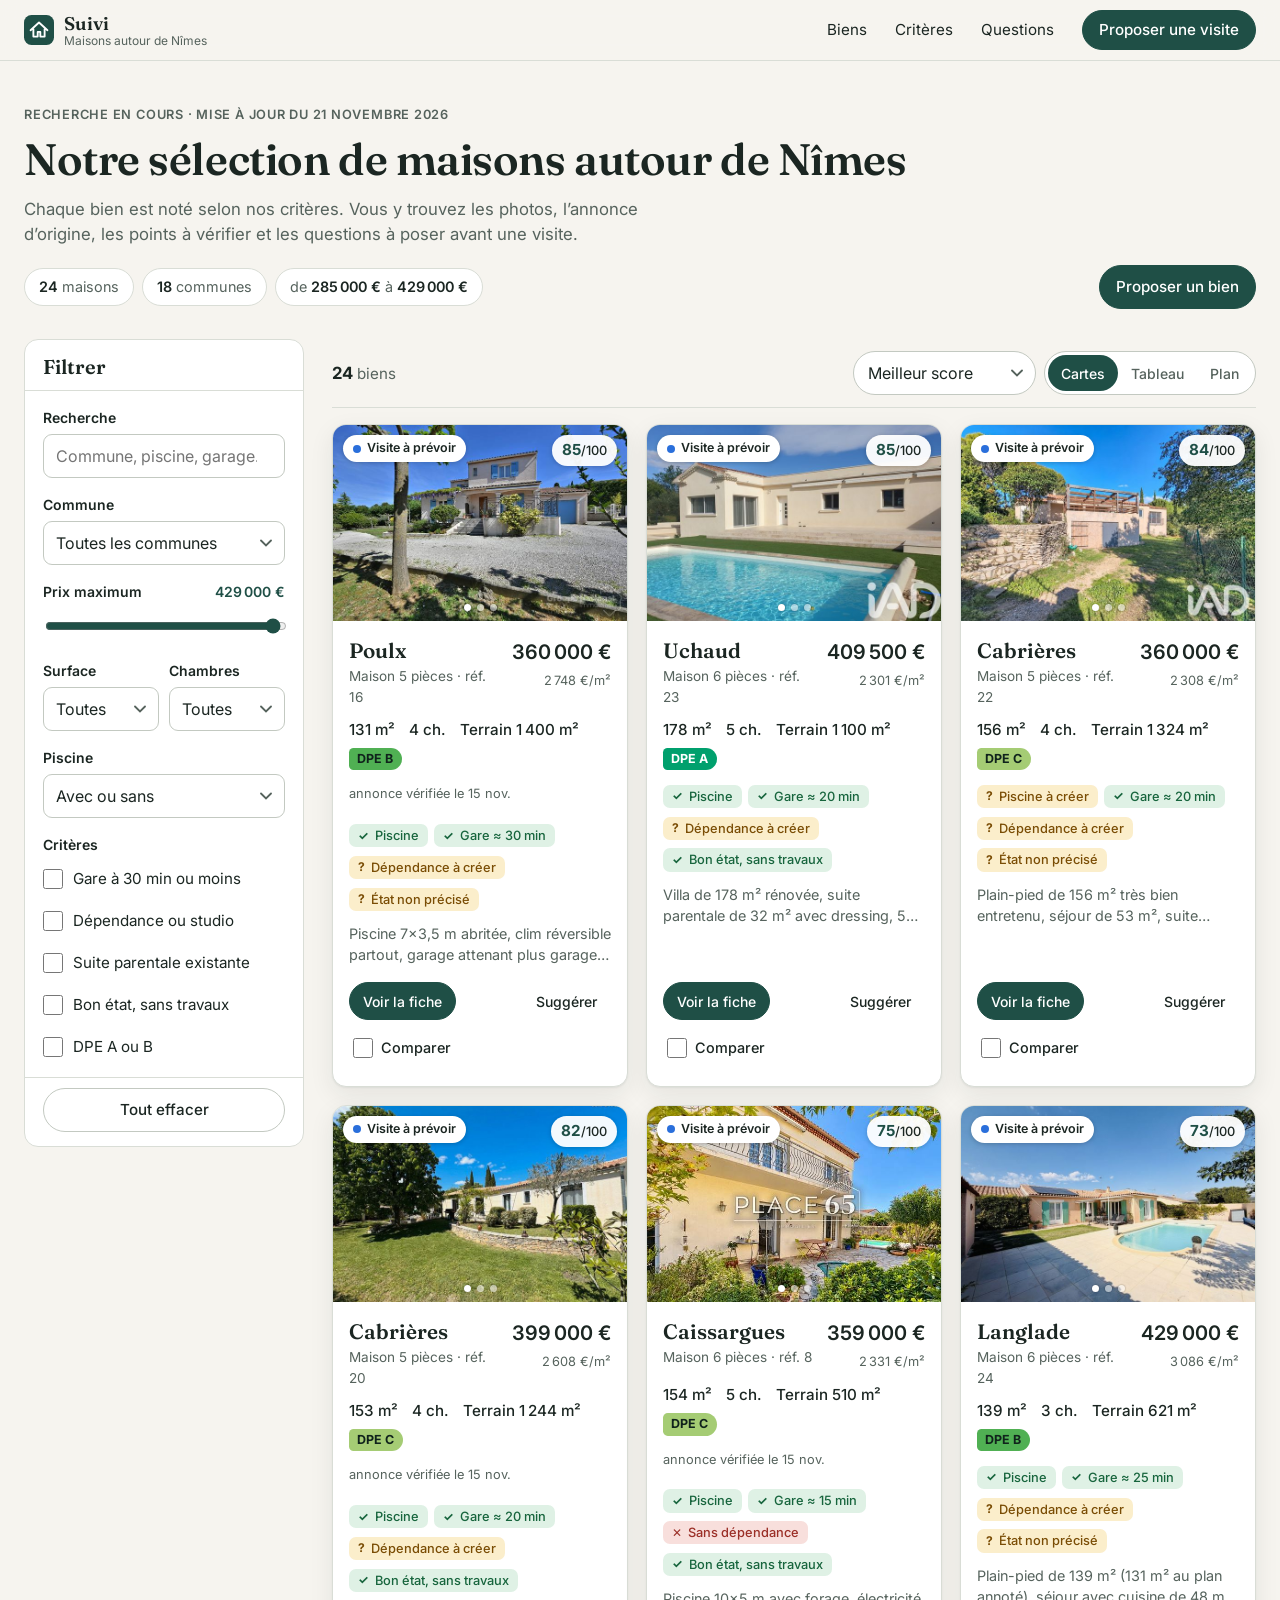
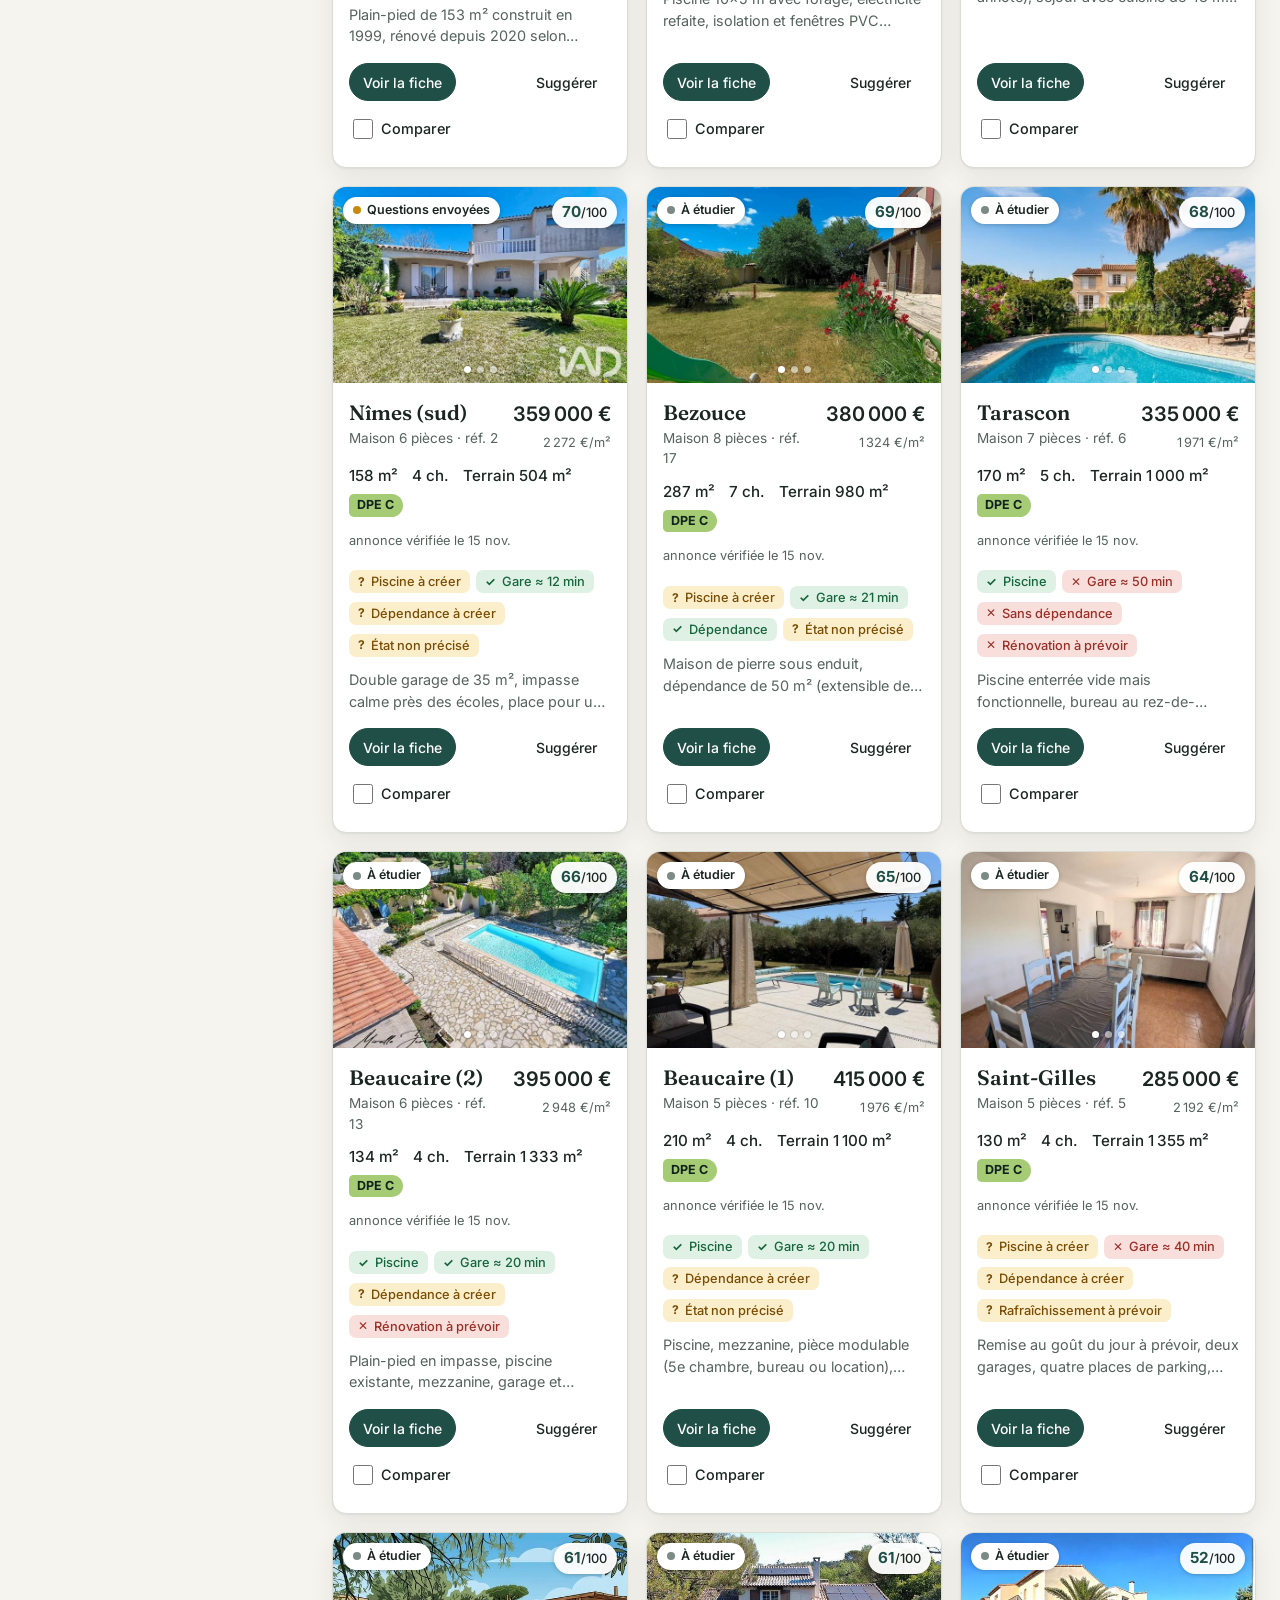
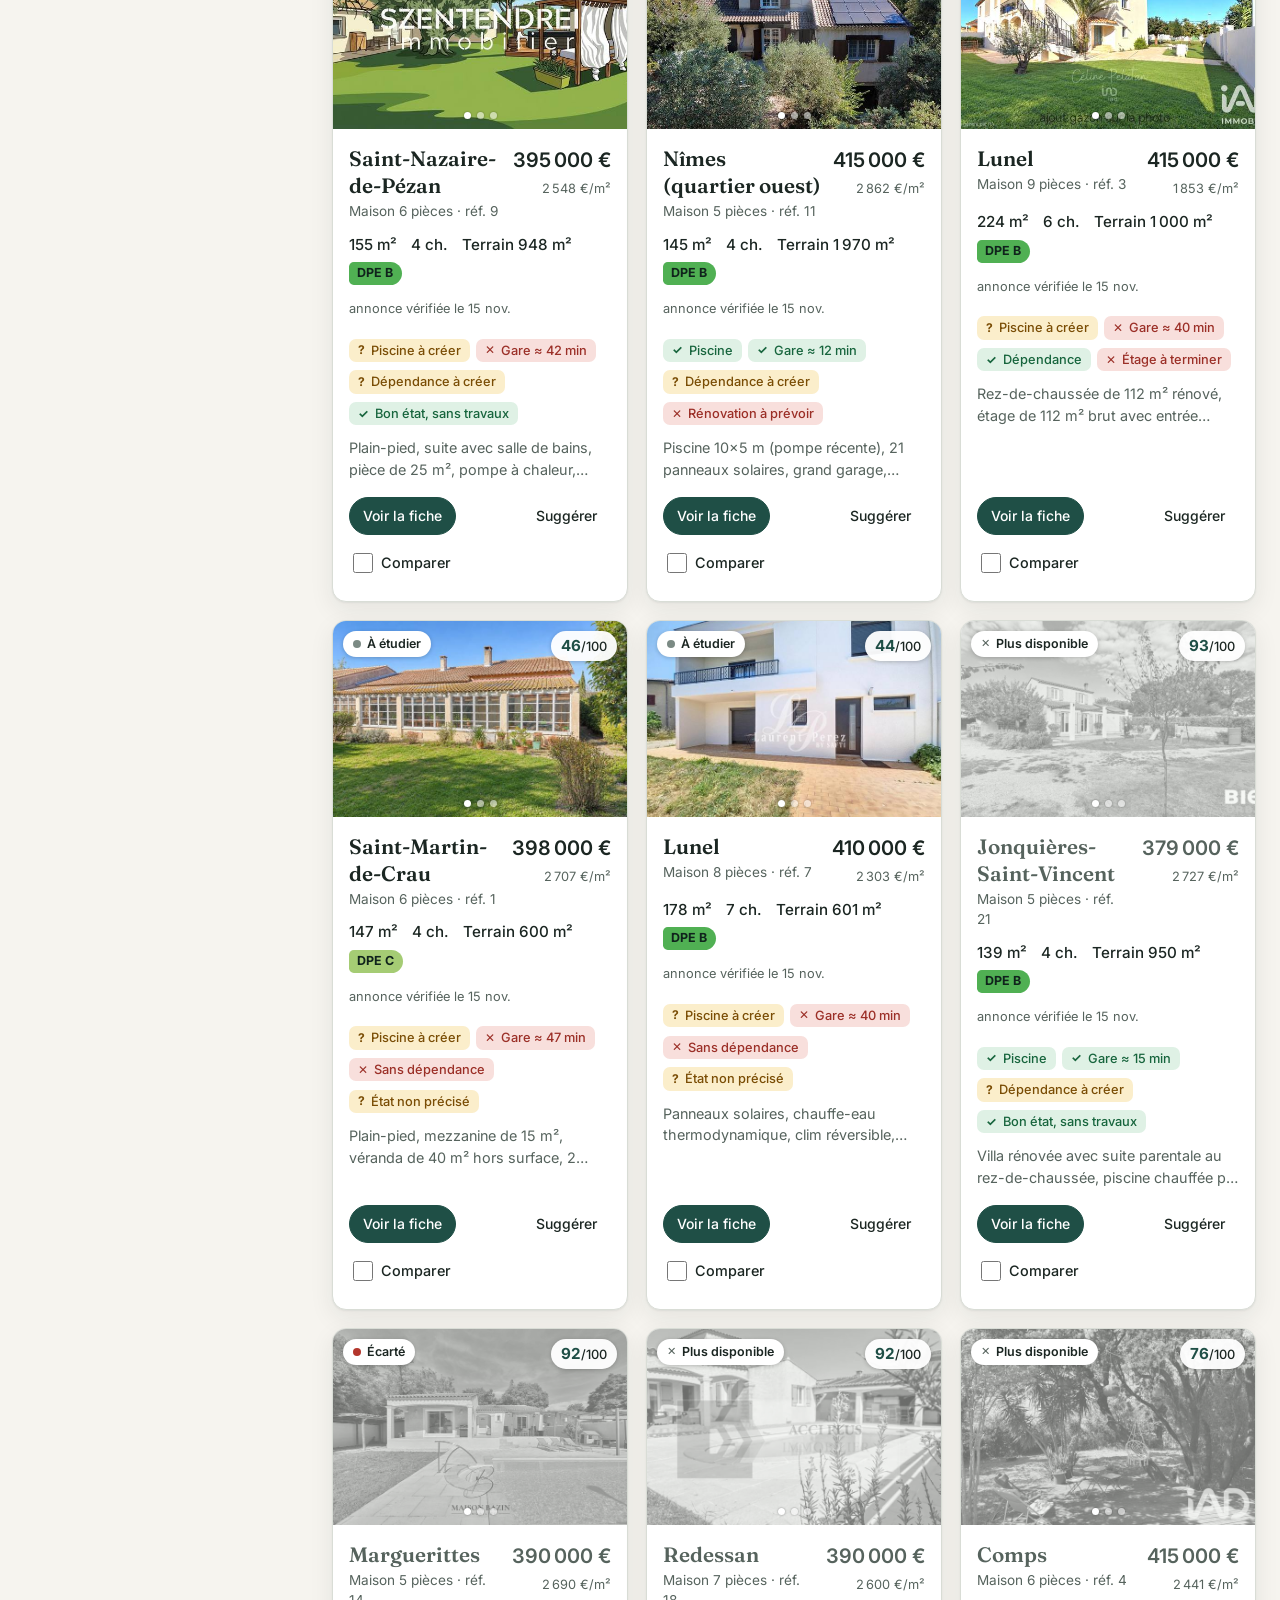
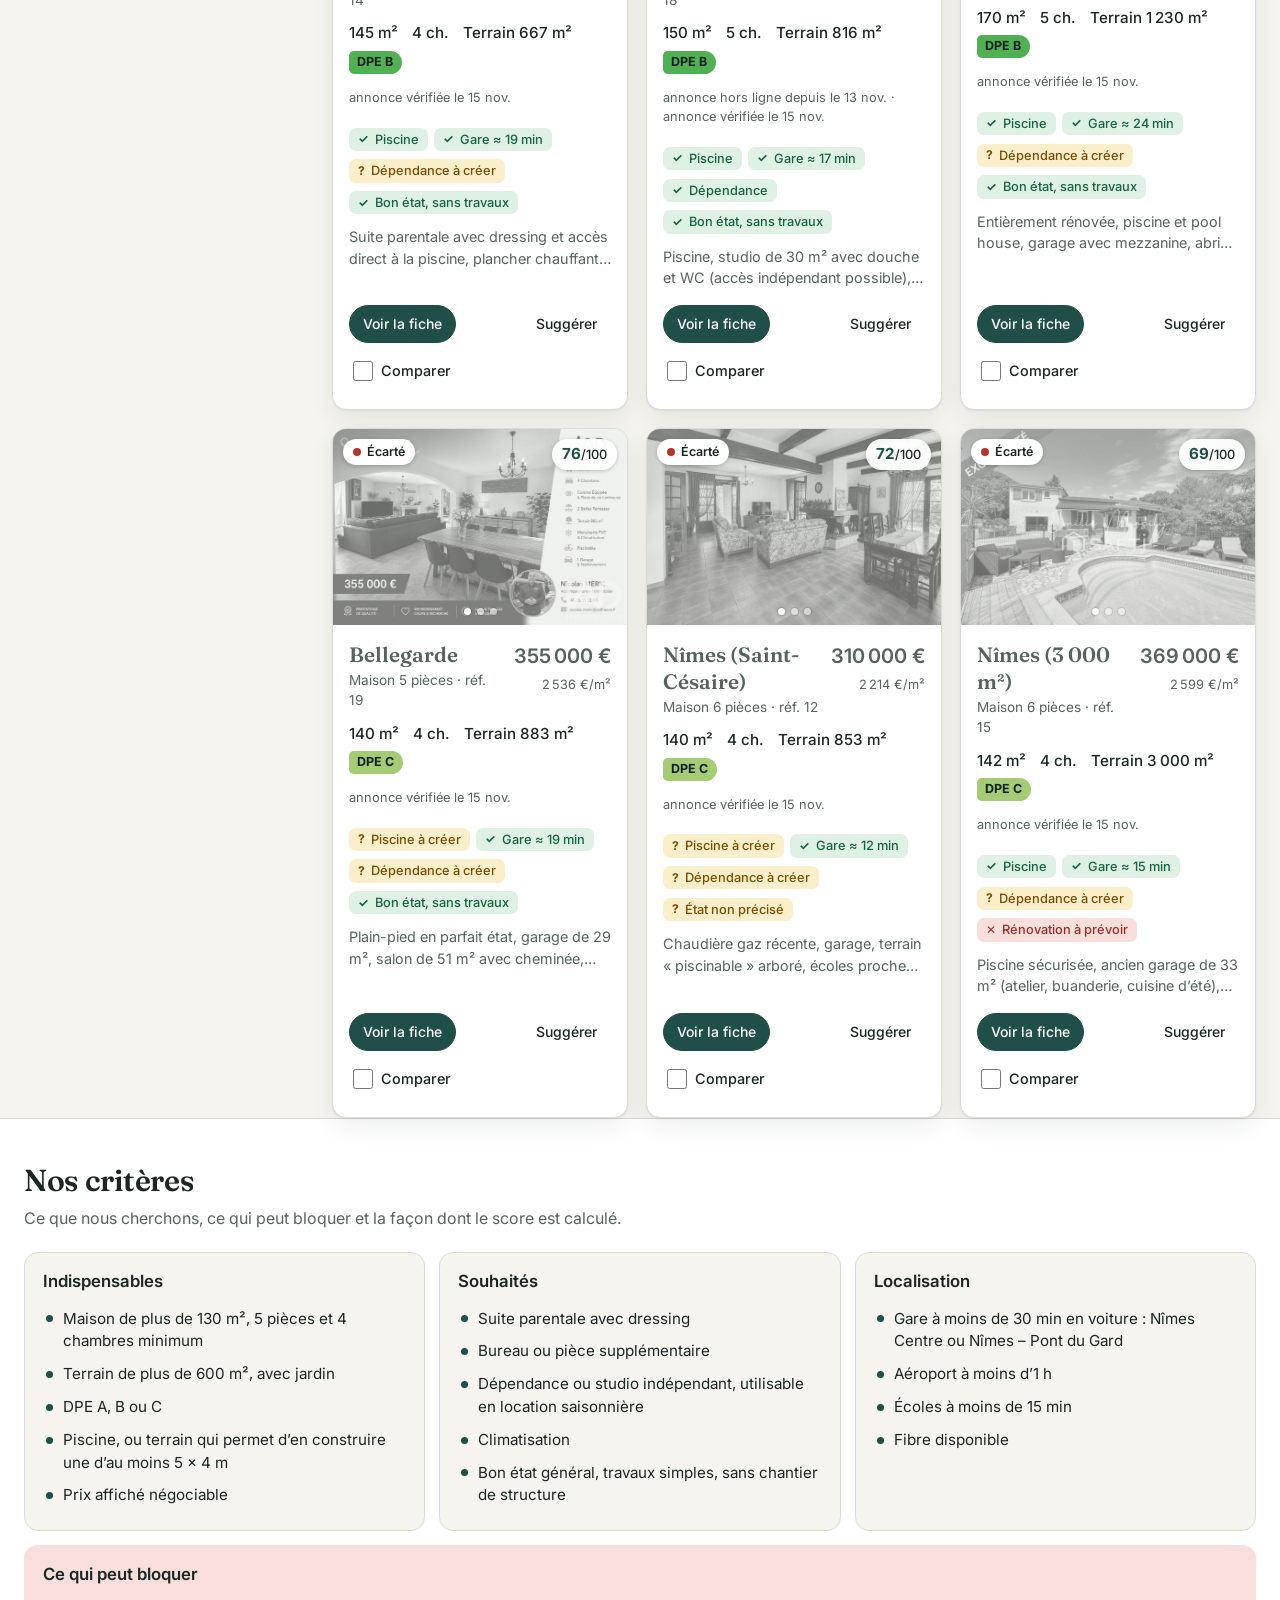
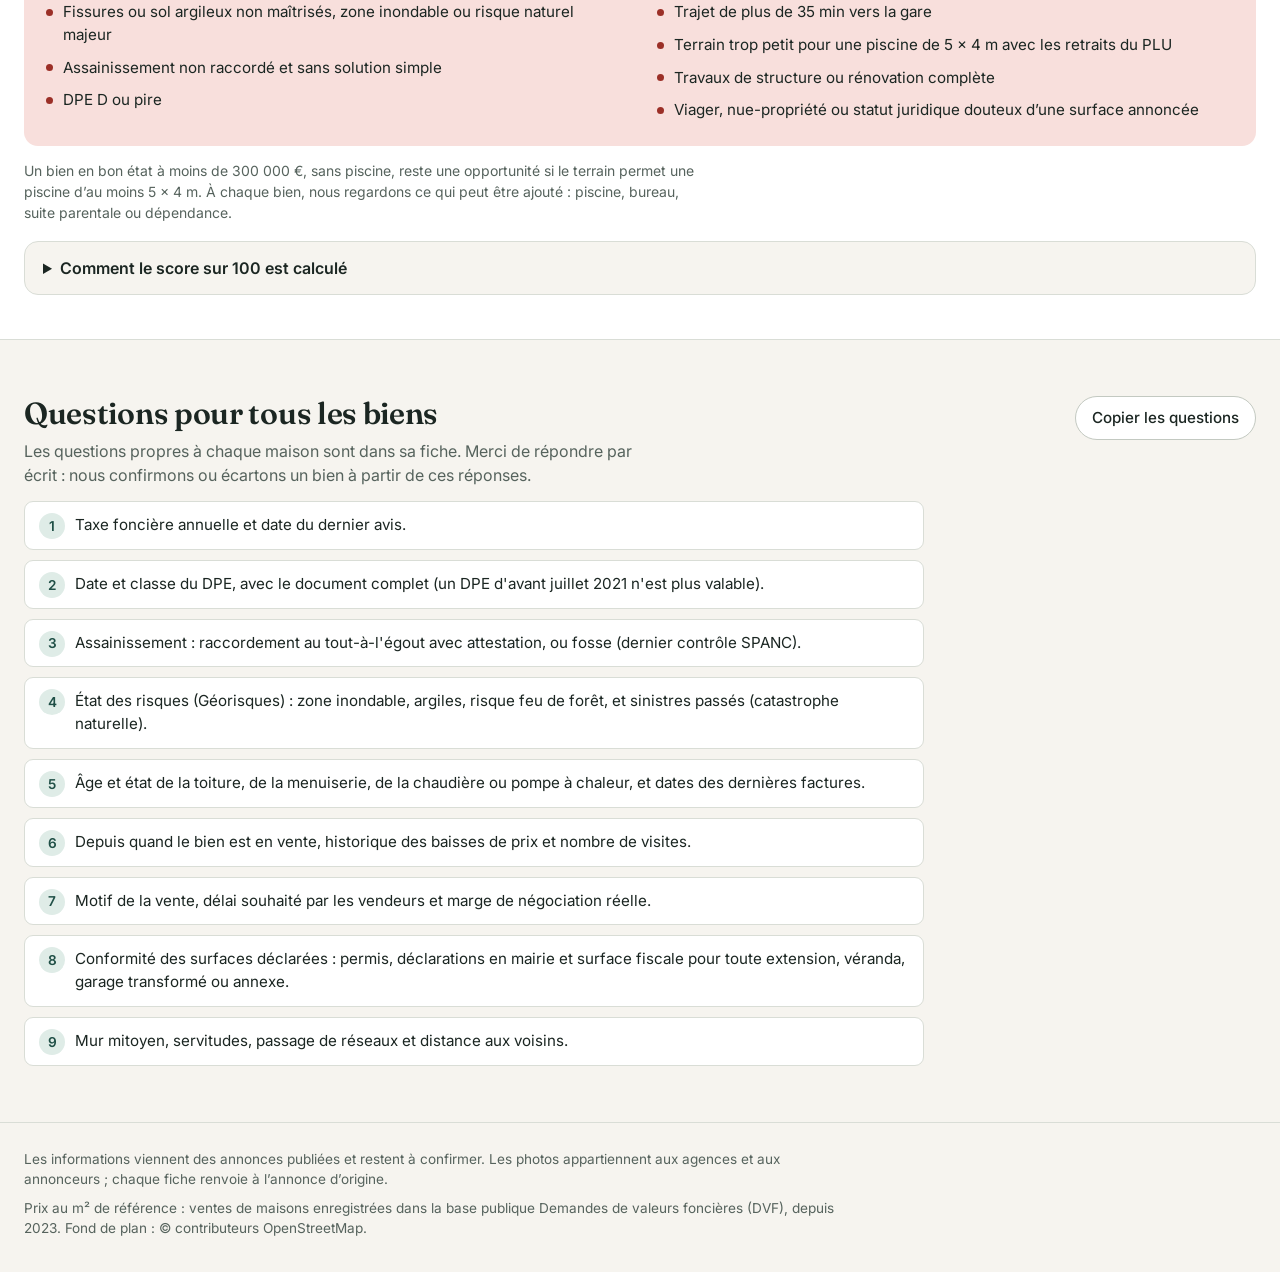
<file: index.html>
<!doctype html>
<html lang="fr">
<head>
<meta charset="utf-8">
<meta name="viewport" content="width=device-width, initial-scale=1, viewport-fit=cover">
<meta name="robots" content="noindex, nofollow, noarchive">
<title>Suivi · Maisons autour de Nîmes</title>
<meta name="description" content="Notre sélection de maisons autour de Nîmes : photos, critères, points à vérifier et questions pour chaque bien.">
<meta property="og:type" content="website">
<meta property="og:locale" content="fr_FR">
<meta property="og:site_name" content="Suivi">
<meta property="og:title" content="Maisons autour de Nîmes · notre sélection">
<meta property="og:description" content="Photos, critères, points à vérifier et questions pour chaque bien.">
<meta property="og:url" content="https://suivi.becheroy.fr/">
<meta property="og:image" content="https://suivi.becheroy.fr/assets/og.png">
<meta property="og:image:width" content="1200">
<meta property="og:image:height" content="630">
<meta name="twitter:card" content="summary_large_image">
<meta name="theme-color" content="#1f4f46">
<link rel="icon" href="assets/favicon.svg" type="image/svg+xml">
<link rel="apple-touch-icon" href="assets/apple-touch-icon.png">
<link rel="preconnect" href="https://fonts.googleapis.com">
<link rel="preconnect" href="https://fonts.gstatic.com" crossorigin>
<link rel="stylesheet" href="https://fonts.googleapis.com/css2?family=Fraunces:opsz,wght@9..144,500;9..144,600&family=Inter:wght@400;500;600&display=swap">
<link rel="stylesheet" href="assets/style.css?v=202611131200">
</head>
<body>
<a class="skip" href="#resultats">Aller à la liste des biens</a>

<header class="top">
  <div class="wrap top-in">
    <a class="brand" href="#" aria-label="Suivi, retour en haut de page">
      <svg viewBox="0 0 32 32" width="30" height="30" aria-hidden="true"><rect width="32" height="32" rx="8" fill="currentColor"/><path d="M7 16.2 16 8l9 8.2M10 14.6V23h4.6v-5h2.8v5H22v-8.4" fill="none" stroke="#fff" stroke-width="2" stroke-linecap="round" stroke-linejoin="round"/></svg>
      <span><b>Suivi</b><small>Maisons autour de Nîmes</small></span>
    </a>
    <nav class="nav" aria-label="Sections">
      <a href="#biens">Biens</a>
      <a href="#criteres">Critères</a>
      <a href="#questions">Questions</a>
    </nav>
    <a class="btn primary" id="contact" hidden>Proposer une visite</a>
  </div>
</header>

<main>
<section class="hero">
  <div class="wrap">
    <p class="eyebrow">Recherche en cours · mise à jour du <span id="maj"></span></p>
    <h1>Notre sélection de maisons autour de Nîmes</h1>
    <p class="lead">Chaque bien est noté selon nos critères. Vous y trouvez les photos, l’annonce d’origine, les points à vérifier et les questions à poser avant une visite.</p>
    <div class="hero-row">
      <ul class="stats" id="stats" aria-label="La sélection en chiffres"></ul>
      <button type="button" class="btn primary" id="prop-open" hidden aria-haspopup="dialog">Proposer un bien</button>
    </div>
  </div>
</section>

<section id="biens" class="wrap layout" aria-labelledby="biens-t">
  <h2 id="biens-t" class="vh">Les biens</h2>

  <div class="filters" id="filters" role="search" aria-label="Filtrer les biens">
    <div class="f-head">
      <h3>Filtrer</h3>
      <button type="button" class="btn ghost small" id="f-close" aria-label="Fermer les filtres">Fermer</button>
    </div>
    <form id="fform" class="f-body" onsubmit="return false">
      <label class="fld">Recherche
        <input type="search" id="f-q" placeholder="Commune, piscine, garage…" autocomplete="off">
      </label>
      <label class="fld">Commune
        <select id="f-commune"></select>
      </label>
      <label class="fld"><span class="fld-top">Prix maximum <output id="f-pmaxv" for="f-pmax"></output></span>
        <input type="range" id="f-pmax" step="5000">
      </label>
      <div class="fld-row">
        <label class="fld">Surface
          <select id="f-m2"><option value="0">Toutes</option><option value="140">140 m² et +</option><option value="150">150 m² et +</option><option value="170">170 m² et +</option><option value="200">200 m² et +</option></select>
        </label>
        <label class="fld">Chambres
          <select id="f-ch"><option value="0">Toutes</option><option value="5">5 et +</option><option value="6">6 et +</option></select>
        </label>
      </div>
      <label class="fld">Piscine
        <select id="f-pool"><option value="all">Avec ou sans</option><option value="yes">Déjà en place</option><option value="create">À créer, terrain suffisant</option></select>
      </label>
      <fieldset class="checks">
        <legend>Critères</legend>
        <label><input type="checkbox" data-t="gare"><span>Gare à 30 min ou moins</span></label>
        <label><input type="checkbox" data-t="dep"><span>Dépendance ou studio</span></label>
        <label><input type="checkbox" data-t="suite"><span>Suite parentale existante</span></label>
        <label><input type="checkbox" data-t="etat"><span>Bon état, sans travaux</span></label>
        <label><input type="checkbox" data-t="dpe"><span>DPE A ou B</span></label>
        <label><input type="checkbox" data-t="terrain"><span>Terrain de 600 m² ou plus</span></label>
      </fieldset>
      <label class="fld">Suivi
        <select id="f-statut"></select>
      </label>
    </form>
    <div class="f-foot">
      <button type="button" class="btn ghost" id="f-reset">Tout effacer</button>
      <button type="button" class="btn primary" id="f-apply">Voir les biens</button>
    </div>
  </div>
  <div class="scrim" id="scrim" hidden></div>

  <div class="results" id="resultats" tabindex="-1">
    <div class="rbar">
      <p class="count" id="count" aria-live="polite"></p>
      <div class="rbar-tools">
        <button type="button" class="btn" id="f-open" aria-haspopup="dialog" aria-controls="filters">
          <svg viewBox="0 0 20 20" width="16" height="16" aria-hidden="true"><path d="M3 5h14M6 10h8M8.5 15h3" stroke="currentColor" stroke-width="1.8" stroke-linecap="round" fill="none"/></svg>
          Filtrer<span class="badge" id="f-count" hidden></span>
        </button>
        <label class="sort"><span class="vh">Trier par</span>
          <select id="sort">
            <option value="score">Meilleur score</option>
            <option value="priceAsc">Prix croissant</option>
            <option value="priceDesc">Prix décroissant</option>
            <option value="ppm">Prix au m²</option>
            <option value="m2">Surface habitable</option>
            <option value="land">Terrain</option>
            <option value="gare">Trajet vers la gare</option>
          </select>
        </label>
        <div class="seg" role="group" aria-label="Affichage">
          <button type="button" data-view="cards" aria-pressed="true">Cartes</button>
          <button type="button" data-view="table" aria-pressed="false">Tableau</button>
          <button type="button" data-view="map" aria-pressed="false">Plan</button>
        </div>
      </div>
    </div>
    <ul class="active" id="active" aria-label="Filtres actifs"></ul>
    <div id="out"></div>
  </div>
</section>

<section id="criteres" class="band" aria-labelledby="criteres-t">
  <div class="wrap">
    <h2 id="criteres-t">Nos critères</h2>
    <p class="lead small">Ce que nous cherchons, ce qui peut bloquer et la façon dont le score est calculé.</p>
    <div class="grid3">
      <div class="panel"><h3>Indispensables</h3><ul>
        <li>Maison de plus de 130 m², 5 pièces et 4 chambres minimum</li>
        <li>Terrain de plus de 600 m², avec jardin</li>
        <li>DPE A, B ou C</li>
        <li>Piscine, ou terrain qui permet d’en construire une d’au moins 5 × 4 m</li>
        <li>Prix affiché négociable</li>
      </ul></div>
      <div class="panel"><h3>Souhaités</h3><ul>
        <li>Suite parentale avec dressing</li>
        <li>Bureau ou pièce supplémentaire</li>
        <li>Dépendance ou studio indépendant, utilisable en location saisonnière</li>
        <li>Climatisation</li>
        <li>Bon état général, travaux simples, sans chantier de structure</li>
      </ul></div>
      <div class="panel"><h3>Localisation</h3><ul>
        <li>Gare à moins de 30 min en voiture : Nîmes Centre ou Nîmes – Pont du Gard</li>
        <li>Aéroport à moins d’1 h</li>
        <li>Écoles à moins de 15 min</li>
        <li>Fibre disponible</li>
      </ul></div>
    </div>
    <div class="panel warn"><h3>Ce qui peut bloquer</h3><ul class="cols">
      <li>Fissures ou sol argileux non maîtrisés, zone inondable ou risque naturel majeur</li>
      <li>Assainissement non raccordé et sans solution simple</li>
      <li>DPE D ou pire</li>
      <li>Trajet de plus de 35 min vers la gare</li>
      <li>Terrain trop petit pour une piscine de 5 × 4 m avec les retraits du PLU</li>
      <li>Travaux de structure ou rénovation complète</li>
      <li>Viager, nue-propriété ou statut juridique douteux d’une surface annoncée</li>
    </ul></div>
    <p class="note">Un bien en bon état à moins de 300 000 €, sans piscine, reste une opportunité si le terrain permet une piscine d’au moins 5 × 4 m. À chaque bien, nous regardons ce qui peut être ajouté : piscine, bureau, suite parentale ou dépendance.</p>
    <details class="fold">
      <summary>Comment le score sur 100 est calculé</summary>
      <div class="foldbody">
        <ul class="weights" id="weights"></ul>
        <ul class="legend">
          <li><span class="chip ok"><span class="sym" aria-hidden="true">✓</span>Présent dans l’annonce</span></li>
          <li><span class="chip chk"><span class="sym" aria-hidden="true">?</span>À vérifier ou à créer</span></li>
          <li><span class="chip no"><span class="sym" aria-hidden="true">✕</span>Absent de l’annonce</span></li>
        </ul>
        <p class="note">Un critère à vérifier compte pour une partie des points, un critère à créer pour moitié. Les temps de trajet sont des estimations depuis le centre de la commune, parfois prudentes. Les données viennent des annonces : tout reste à confirmer par écrit.</p>
      </div>
    </details>
  </div>
</section>

<section id="questions" class="wrap sec" aria-labelledby="questions-t">
  <div class="sec-head">
    <div>
      <h2 id="questions-t">Questions pour tous les biens</h2>
      <p class="lead small">Les questions propres à chaque maison sont dans sa fiche. Merci de répondre par écrit : nous confirmons ou écartons un bien à partir de ces réponses.</p>
    </div>
    <button type="button" class="btn" id="copy-general">Copier les questions</button>
  </div>
  <ol class="gq" id="general"></ol>
</section>
</main>

<footer class="foot">
  <div class="wrap">
    <p>Les informations viennent des annonces publiées et restent à confirmer. Les photos appartiennent aux agences et aux annonceurs ; chaque fiche renvoie à l’annonce d’origine.</p>
    <p>Prix au m² de référence : ventes de maisons enregistrées dans la base publique Demandes de valeurs foncières (DVF), depuis 2023. Fond de plan : © contributeurs OpenStreetMap.</p>
  </div>
</footer>

<div class="cbar" id="cbar" hidden>
  <div class="wrap cbar-in">
    <div class="cbar-sel" id="cbar-sel"></div>
    <div class="cbar-act">
      <button type="button" class="btn ghost small" id="c-clear">Vider</button>
      <button type="button" class="btn small" id="c-send">Préparer un e-mail</button>
      <button type="button" class="btn small" id="c-print">Imprimer</button>
      <button type="button" class="btn primary" id="c-go">Comparer</button>
    </div>
  </div>
</div>

<dialog id="dlg-fiche" class="dlg fiche" aria-labelledby="fiche-t"></dialog>
<dialog id="dlg-cmp" class="dlg wide" aria-labelledby="cmp-t"></dialog>
<dialog id="dlg-send" class="dlg narrow" aria-labelledby="send-t"></dialog>
<dialog id="dlg-prop" class="dlg narrow" aria-labelledby="prop-t"></dialog>
<dialog id="dlg-box" class="box" aria-label="Photo en plein écran"></dialog>
<div id="print" aria-hidden="true"></div>
<div class="toast" id="toast" role="status" hidden></div>

<script src="assets/data.js?v=202611131200"></script>
<script src="assets/app.js?v=202611131200"></script>
</body>
</html>
</file>
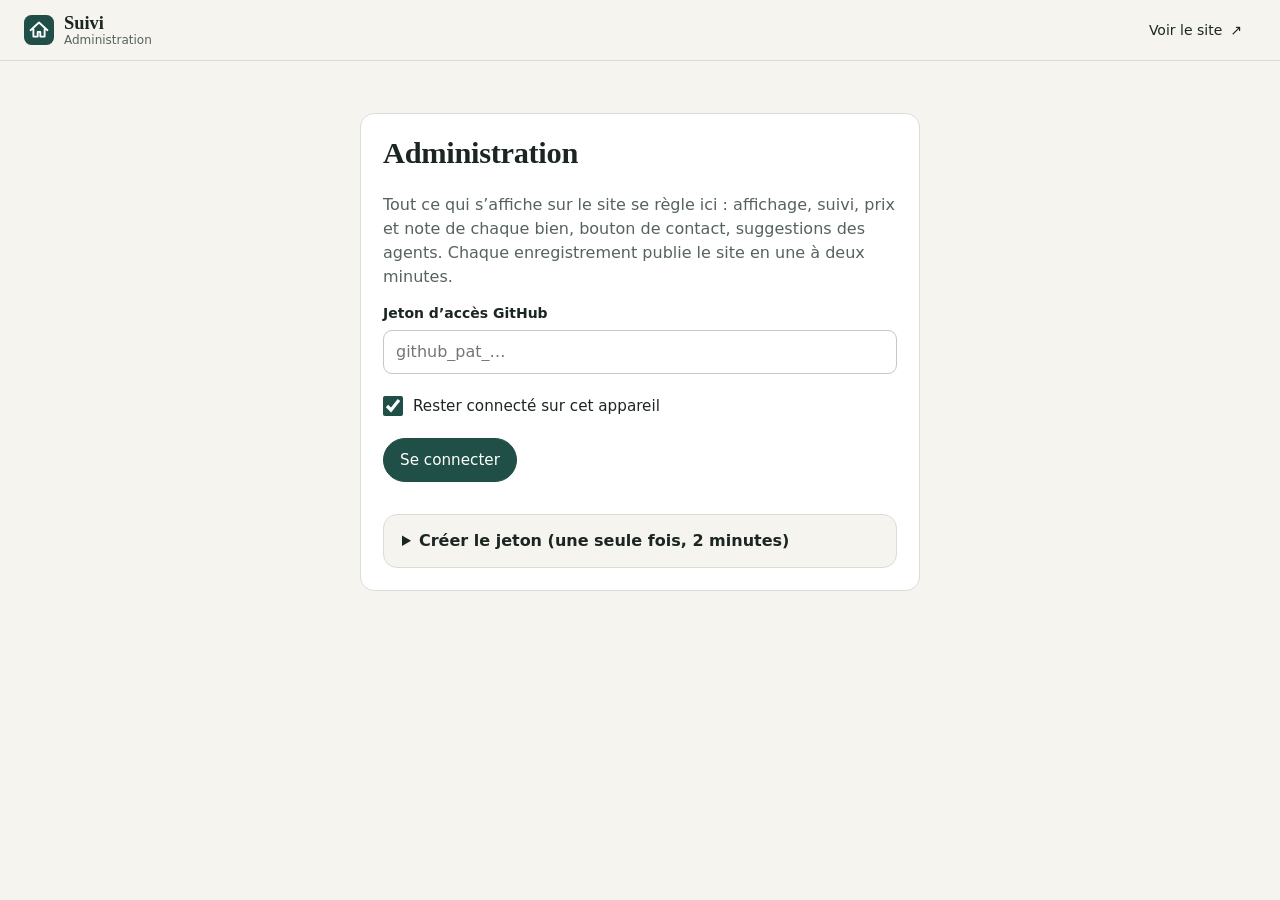
<file: admin/index.html>
<!doctype html>
<html lang="fr">
<head>
<meta charset="utf-8">
<meta name="viewport" content="width=device-width, initial-scale=1, viewport-fit=cover">
<meta name="robots" content="noindex, nofollow, noarchive">
<meta name="referrer" content="no-referrer">
<meta http-equiv="Content-Security-Policy" content="default-src 'self'; script-src 'self'; connect-src 'self' https://api.github.com https://script.google.com https://script.googleusercontent.com; style-src 'self' https://fonts.googleapis.com; font-src https://fonts.gstatic.com; img-src 'self' data:; base-uri 'none'; form-action 'none'">
<title>Suivi · Administration</title>
<meta name="theme-color" content="#1f4f46">
<link rel="icon" href="../assets/favicon.svg" type="image/svg+xml">
<link rel="preconnect" href="https://fonts.googleapis.com">
<link rel="preconnect" href="https://fonts.gstatic.com" crossorigin>
<link rel="stylesheet" href="https://fonts.googleapis.com/css2?family=Fraunces:opsz,wght@9..144,500;9..144,600&family=Inter:wght@400;500;600&display=swap">
<link rel="stylesheet" href="../assets/style.css?v=202611131200">
<link rel="stylesheet" href="../assets/admin.css?v=202611131200">
</head>
<body class="admin">
<header class="top">
  <div class="wrap top-in">
    <a class="brand" href="../" aria-label="Suivi, retour au site">
      <svg viewBox="0 0 32 32" width="30" height="30" aria-hidden="true"><rect width="32" height="32" rx="8" fill="currentColor"/><path d="M7 16.2 16 8l9 8.200M10 14.600V23h4.600v-5h2.800v5H22v-8.400" fill="none" stroke="#fff" stroke-width="2" stroke-linecap="round" stroke-linejoin="round"/></svg>
      <span><b>Suivi</b><small>Administration</small></span>
    </a>
    <a class="btn ghost small" href="../" target="_blank" rel="noopener">Voir le site <span aria-hidden="true">↗</span></a>
    <button type="button" class="btn small" id="logout" hidden>Se déconnecter</button>
  </div>
</header>

<main class="wrap a-main">
  <section id="login" class="a-card" hidden>
    <h1>Administration</h1>
    <p class="lead small">Tout ce qui s’affiche sur le site se règle ici : affichage, suivi, prix et note de chaque bien, bouton de contact, suggestions des agents. Chaque enregistrement publie le site en une à deux minutes.</p>
    <form id="login-form" class="a-form">
      <label class="fld" for="token">Jeton d’accès GitHub
        <input type="password" id="token" autocomplete="off" spellcheck="false" placeholder="github_pat_…" required>
      </label>
      <label class="optline"><input type="checkbox" id="remember" checked><span>Rester connecté sur cet appareil</span></label>
      <p class="a-err" id="login-err" role="alert" hidden></p>
      <button type="submit" class="btn primary" id="login-go">Se connecter</button>
    </form>
    <details class="fold">
      <summary>Créer le jeton (une seule fois, 2 minutes)</summary>
      <div class="foldbody">
        <ol class="qlist">
          <li>Connectez-vous à GitHub avec le compte propriétaire du dépôt <b>TheNathorus/suivi</b>.</li>
          <li>Ouvrez <b>Settings</b>, <b>Developer settings</b>, <b>Personal access tokens</b>, <b>Fine-grained tokens</b>, puis <b>Generate new token</b>.</li>
          <li>Nom : « Suivi admin ». Expiration : celle que vous voulez (un an au plus).</li>
          <li><b>Repository access</b> : « Only select repositories », puis choisissez <b>suivi</b>.</li>
          <li><b>Permissions</b>, <b>Repository permissions</b>, <b>Contents</b> : « Read and write ». Rien d’autre.</li>
          <li>Générez le jeton, copiez-le et collez-le ci-dessus.</li>
        </ol>
        <p class="note">Le jeton reste dans ce navigateur et n’est envoyé qu’à GitHub. Sans lui, personne ne peut modifier le site depuis cette page. Vous pouvez le révoquer à tout moment dans GitHub.</p>
      </div>
    </details>
  </section>

  <div id="app" hidden>
    <div class="a-head">
      <div>
        <h1>Biens publiés</h1>
        <p class="lead small" id="a-sum"></p>
      </div>
      <div class="a-tools">
        <label class="vh" for="a-q">Rechercher un bien</label>
        <input type="search" id="a-q" placeholder="Rechercher un bien" autocomplete="off">
      </div>
    </div>
    <section class="a-card" id="a-prop" aria-labelledby="prop-t" hidden>
      <h2 id="prop-t">Biens à ajouter</h2>
      <p class="note">Proposés depuis le bouton « Proposer un bien » du site. Transmettez le lien à Claude : l’analyse complète est faite avant l’ajout au comparateur. Marquez ensuite la proposition comme traitée.</p>
      <ul class="sg-list" id="pg-list"></ul>
    </section>

    <section class="a-card" id="a-sug" aria-labelledby="sug-t">
      <div class="a-head"><h2 id="sug-t">Suggestions des agents</h2><button type="button" class="btn small" id="sug-refresh">Actualiser</button></div>
      <p class="note" id="sug-state"></p>
      <ul class="sg-list" id="sg-list"></ul>
      <details class="fold" id="sug-paste">
        <summary>Coller une suggestion reçue par e-mail</summary>
        <div class="foldbody">
          <p class="note">Quand le formulaire n’est pas activé, la suggestion arrive par e-mail avec une ligne « SUGGESTION-SUIVI … ». Collez ici le message entier.</p>
          <textarea id="sug-text" rows="4" placeholder="Collez le message ici"></textarea>
          <button type="button" class="btn small" id="sug-add">Ajouter à la liste</button>
        </div>
      </details>
    </section>

    <ul class="a-list" id="a-list"></ul>

    <section class="a-card" aria-labelledby="contact-t">
      <h2 id="contact-t">Bouton « Proposer une visite »</h2>
      <p class="note">Le bouton apparaît sur le site dès qu’une adresse ou un numéro est renseigné. Attention : ce contact devient public.</p>
      <div class="a-two">
        <label class="fld" for="c-email">Adresse e-mail
          <input type="email" id="c-email" autocomplete="off" placeholder="prenom@exemple.fr">
        </label>
        <label class="fld" for="c-tel">Téléphone (si pas d’e-mail)
          <input type="tel" id="c-tel" autocomplete="off" placeholder="06 00 00 00 00">
        </label>
      </div>
    </section>

    <section class="a-card" aria-labelledby="sugset-t">
      <h2 id="sugset-t">Réglage des suggestions</h2>
      <p class="note">Le formulaire gratuit (Google) qui reçoit les suggestions envoyées depuis les fiches. Mode d’emploi : section « Suggestions des agents » du fichier README du dépôt. Sans adresse, le bouton d’envoi prépare un e-mail.</p>
      <div class="a-two">
        <label class="fld" for="s-url">Adresse du formulaire (publique)
          <input type="url" id="s-url" autocomplete="off" spellcheck="false" placeholder="https://script.google.com/macros/s/…/exec">
        </label>
        <label class="fld" for="s-key">Mot de passe de lecture (reste dans ce navigateur)
          <input type="password" id="s-key" autocomplete="off" spellcheck="false">
        </label>
      </div>
    </section>
  </div>
</main>

<div class="cbar a-save" id="savebar" hidden>
  <div class="wrap cbar-in">
    <p id="save-msg" aria-live="polite"></p>
    <div class="cbar-act">
      <button type="button" class="btn ghost small" id="cancel">Annuler</button>
      <button type="button" class="btn primary" id="save">Publier</button>
    </div>
  </div>
</div>
<div class="toast" id="toast" role="status" hidden></div>

<script src="../assets/data.js?v=202611131200"></script>
<script src="../assets/admin.js?v=202611131200"></script>
</body>
</html>
</file>
<file: assets/style.css>
/* Suivi : feuille de style. Mobile d'abord, panneau de filtres en colonne à partir de 961 px. */
:root{
  --bg:#f6f4ef;--surface:#fff;--surface2:#eef1ec;--fg:#1b2622;--muted:#56635d;--line:#d9ddd6;--line2:#c3c9c1;
  --accent:#1f4f46;--accent-h:#17403a;--accent-fg:#fff;--accent-soft:#dfece7;
  --ok:#17653d;--ok-bg:#dff1e5;--chk:#7a4d05;--chk-bg:#fbeecb;--no:#9b2f27;--no-bg:#f8dfdc;
  --shadow:0 1px 2px rgba(20,40,32,.06),0 8px 24px rgba(20,40,32,.08);--shadow-lg:0 20px 60px rgba(15,30,25,.28);
  --r:14px;--r-s:9px;--top:60px;
  --fh:'Fraunces',Georgia,'Times New Roman',serif;--fb:'Inter',system-ui,-apple-system,'Segoe UI',Roboto,sans-serif;
}
@media (prefers-color-scheme:dark){:root{
  --bg:#111815;--surface:#1a2420;--surface2:#222e29;--fg:#e6ece8;--muted:#9fada6;--line:#2e3a35;--line2:#3d4b45;
  --accent:#7cc9b8;--accent-h:#93d6c7;--accent-fg:#0d1a16;--accent-soft:#1d362f;
  --ok:#74d69d;--ok-bg:#1b3a29;--chk:#f0c35a;--chk-bg:#3a2f13;--no:#f39289;--no-bg:#3f201d;
  --shadow:0 1px 2px rgba(0,0,0,.3),0 8px 24px rgba(0,0,0,.35);--shadow-lg:0 20px 60px rgba(0,0,0,.6);color-scheme:dark}}
*,*::before,*::after{box-sizing:border-box}
[hidden]{display:none!important}
html{-webkit-text-size-adjust:100%;scroll-behavior:smooth;scroll-padding-top:calc(var(--top) + 12px)}
body{margin:0;background:var(--bg);color:var(--fg);font:400 16px/1.5 var(--fb);-webkit-font-smoothing:antialiased}
body.modal{overflow:hidden}
body.has-cbar{padding-bottom:88px}
h1,h2,h3,h4,p,ul,ol,dl,dd,figure{margin:0}
ul,ol{padding:0;list-style:none}
img{display:block;max-width:100%}
a{color:var(--accent)}
button,input,select,textarea{font:inherit;color:inherit}
h1,h2{font-family:var(--fh);font-weight:600;letter-spacing:-.01em;line-height:1.15}
h1{font-size:clamp(1.75rem,1.1rem + 2.6vw,2.75rem)}
h2{font-size:clamp(1.4rem,1.1rem + 1.2vw,1.9rem)}
h3{font-size:1.05rem;font-weight:600;line-height:1.3}
.wrap{width:100%;max-width:1320px;margin:0 auto;padding:0 16px}
.vh{position:absolute!important;width:1px;height:1px;overflow:hidden;clip:rect(0 0 0 0);white-space:nowrap}
.muted{color:var(--muted)}
.note{font-size:.875rem;color:var(--muted);max-width:75ch}
.skip{position:absolute;left:8px;top:-60px;z-index:100;background:var(--accent);color:var(--accent-fg);padding:10px 14px;border-radius:8px}
.skip:focus{top:8px}
:focus-visible{outline:3px solid var(--accent);outline-offset:2px;border-radius:6px}
@media (prefers-reduced-motion:reduce){html{scroll-behavior:auto}*{transition:none!important;animation:none!important}}

/* boutons et champs */
.btn{display:inline-flex;align-items:center;justify-content:center;gap:8px;min-height:44px;padding:0 16px;border:1px solid var(--line2);border-radius:999px;background:var(--surface);color:var(--fg);font-weight:500;font-size:.95rem;text-decoration:none;cursor:pointer;white-space:nowrap;transition:background .15s,border-color .15s}
.btn:hover{border-color:var(--accent);background:var(--accent-soft)}
.btn.primary{background:var(--accent);border-color:var(--accent);color:var(--accent-fg)}
.btn.primary:hover{background:var(--accent-h);border-color:var(--accent-h)}
.btn.ghost{border-color:transparent;background:transparent}
.btn.ghost:hover{background:var(--surface2)}
.btn.small{min-height:38px;padding:0 13px;font-size:.875rem}
.btn:disabled{opacity:.45;cursor:not-allowed}
.btn[aria-pressed="true"]{background:var(--accent-soft);border-color:var(--accent);color:var(--accent)}
.badge{display:inline-grid;place-items:center;min-width:20px;height:20px;padding:0 6px;border-radius:999px;background:var(--accent);color:var(--accent-fg);font-size:.75rem;font-weight:600}
.link{background:none;border:0;padding:6px 4px;color:var(--accent);text-decoration:underline;cursor:pointer;font-size:.875rem}
select,input[type=search],input[type=text],input[type=email],input[type=tel],input[type=password],textarea{width:100%;min-height:44px;padding:9px 12px;border:1px solid var(--line2);border-radius:var(--r-s);background:var(--surface)}
select{appearance:none;padding-right:34px;background-image:url("data:image/svg+xml,%3Csvg xmlns='http://www.w3.org/2000/svg' width='12' height='8'%3E%3Cpath d='M1 1.5 6 6.500l5-5' fill='none' stroke='%2356635d' stroke-width='1.800' stroke-linecap='round'/%3E%3C/svg%3E");background-repeat:no-repeat;background-position:right 12px center}
input[type=range]{width:100%;accent-color:var(--accent);min-height:32px}
input[type=checkbox]{width:20px;height:20px;accent-color:var(--accent);flex:none;margin:0}

/* en-tête */
.top{position:sticky;top:0;z-index:30;background:color-mix(in srgb,var(--bg) 88%,transparent);backdrop-filter:blur(10px);border-bottom:1px solid var(--line)}
.top-in{display:flex;align-items:center;gap:16px;height:var(--top)}
.brand{display:flex;align-items:center;gap:10px;color:var(--accent);text-decoration:none;margin-right:auto}
.brand span{display:flex;flex-direction:column;line-height:1.15;color:var(--fg)}
.brand b{font-family:var(--fh);font-size:1.15rem;font-weight:600}
.brand small{font-size:.75rem;color:var(--muted)}
.nav{display:none;gap:4px}
.nav a{padding:10px 12px;border-radius:999px;color:var(--fg);text-decoration:none;font-size:.95rem}
.nav a:hover{background:var(--surface2)}
.top .btn{min-height:40px}

/* accroche */
.hero{padding:28px 0 22px}
.eyebrow{font-size:.8rem;letter-spacing:.06em;text-transform:uppercase;color:var(--muted);font-weight:600;margin-bottom:10px}
.lead{margin-top:12px;max-width:62ch;color:var(--muted);font-size:1.05rem}
.lead.small{font-size:1rem;margin-top:8px}
.stats{display:flex;flex-wrap:wrap;gap:8px}
.hero-row{display:flex;flex-wrap:wrap;align-items:center;justify-content:space-between;gap:12px;margin-top:18px}
.stats li{padding:7px 14px;border:1px solid var(--line);border-radius:999px;background:var(--surface);font-size:.9rem;color:var(--muted)}
.stats b{color:var(--fg);font-weight:600}

/* mise en page biens */
.layout{display:block;padding-bottom:40px}
.rbar{position:sticky;top:var(--top);z-index:20;display:flex;flex-wrap:wrap;align-items:center;gap:10px;padding:10px 0;background:var(--bg);border-bottom:1px solid var(--line)}
.count{font-size:.95rem;color:var(--muted);margin-right:auto}
.count b{color:var(--fg);font-size:1.05rem}
.rbar-tools{display:contents}
.rbar #f-open{order:1}.rbar .sort{order:1}.rbar .count{order:2}.rbar .seg{order:2}
.rbar .btn{min-height:42px}
.sort{flex:1;min-width:150px}
.sort select{min-height:42px;border-radius:999px;padding-left:14px}
.seg{display:inline-flex;border:1px solid var(--line2);border-radius:999px;background:var(--surface);padding:3px;flex:none}
.seg button{border:0;background:transparent;border-radius:999px;min-height:36px;padding:0 13px;font-size:.875rem;font-weight:500;cursor:pointer;color:var(--muted)}
.seg button[aria-pressed="true"]{background:var(--accent);color:var(--accent-fg)}
.active{display:flex;flex-wrap:wrap;gap:6px;padding:12px 0 0;align-items:center}
.tag{display:inline-flex;align-items:center;gap:8px;min-height:34px;padding:0 10px 0 12px;border:1px solid var(--accent);border-radius:999px;background:var(--accent-soft);color:var(--accent);font-size:.85rem;font-weight:500;cursor:pointer}
.tag span{font-size:.7rem}
#out{padding-top:16px}
.empty{padding:40px 20px;text-align:center;border:1px dashed var(--line2);border-radius:var(--r);color:var(--muted);display:grid;gap:10px;justify-items:center}
.empty b{color:var(--fg)}

/* filtres : tiroir sur mobile */
.filters{position:fixed;inset:auto 0 0 0;z-index:60;max-height:88dvh;display:flex;flex-direction:column;background:var(--surface);border-radius:20px 20px 0 0;box-shadow:var(--shadow-lg);transform:translateY(105%);visibility:hidden;transition:transform .25s ease,visibility .25s}
.filters.open{transform:none;visibility:visible}
.scrim{position:fixed;inset:0;z-index:55;background:rgba(10,20,16,.5)}
.f-head{display:flex;align-items:center;justify-content:space-between;padding:14px 16px 10px;border-bottom:1px solid var(--line)}
.f-head h3{font-family:var(--fh);font-size:1.25rem}
.f-body{display:grid;gap:16px;padding:16px;overflow:auto;overscroll-behavior:contain}
.f-foot{display:flex;gap:10px;padding:12px 16px calc(12px + env(safe-area-inset-bottom));border-top:1px solid var(--line)}
.f-foot .btn.primary{flex:1}
.fld{display:grid;gap:6px;font-size:.875rem;font-weight:600}
.fld-top{display:flex;justify-content:space-between;align-items:baseline}
.fld output{font-weight:600;color:var(--accent)}
.fld>select,.fld>input{font-weight:400;font-size:1rem}
.fld-row{display:grid;grid-template-columns:1fr 1fr;gap:10px}
.checks{border:0;padding:0;margin:0;display:grid;gap:2px}
.checks legend{font-size:.875rem;font-weight:600;padding:0;margin-bottom:4px}
.checks label,.optline{display:flex;align-items:center;gap:10px;min-height:40px;font-size:.95rem;cursor:pointer}

/* cartes */
.cards{display:grid;grid-template-columns:1fr;gap:18px}
.card{background:var(--surface);border:1px solid var(--line);border-radius:var(--r);overflow:hidden;display:flex;flex-direction:column;box-shadow:var(--shadow);transition:border-color .15s}
.card.sel{border-color:var(--accent);box-shadow:0 0 0 2px var(--accent),var(--shadow)}
.card.off .car-slide img{filter:grayscale(1);opacity:.55}
.card.off .chead h3,.card.off .cprice b{color:var(--muted)}
.car{position:relative;aspect-ratio:3/2;background:var(--surface2);flex:none;width:100%}
.car-track{position:absolute;inset:0;display:flex;overflow-x:auto;scroll-snap-type:x mandatory;scrollbar-width:none;overscroll-behavior-x:contain}
.car-track::-webkit-scrollbar{display:none}
.car-slide{flex:0 0 100%;scroll-snap-align:start;height:100%}
.car-slide img{width:100%;height:100%;object-fit:cover}
.car-nav{position:absolute;top:50%;transform:translateY(-50%);width:38px;height:38px;border-radius:50%;border:0;background:rgba(255,255,255,.92);color:#1b2622;font-size:1.4rem;line-height:1;cursor:pointer;display:grid;place-items:center;box-shadow:0 2px 8px rgba(0,0,0,.25);padding:0 0 3px}
.car-nav.prev{left:10px}.car-nav.next{right:10px}
.car-nav[hidden]{display:none}
.car-dots{position:absolute;left:0;right:0;bottom:10px;display:flex;justify-content:center;gap:6px;pointer-events:none}
.car-dots i{width:7px;height:7px;border-radius:50%;background:rgba(255,255,255,.55);box-shadow:0 0 2px rgba(0,0,0,.4)}
.car-dots i.on{background:#fff}
.car-top{position:absolute;left:10px;right:10px;top:10px;display:flex;justify-content:space-between;align-items:flex-start;pointer-events:none}
.pill{background:rgba(255,255,255,.95);color:#1b2622;border-radius:999px;padding:4px 10px;font-size:.8rem;font-weight:500;box-shadow:0 1px 4px rgba(0,0,0,.2)}
.pill b{font-size:.95rem;font-weight:700;color:#1f4f46}
.statut{display:inline-flex;align-items:center;gap:6px;border-radius:999px;padding:4px 10px;font-size:.78rem;font-weight:600;background:#fff;color:#1b2622;box-shadow:0 1px 4px rgba(0,0,0,.2);white-space:nowrap}
.statut::before{content:"";width:8px;height:8px;border-radius:50%;background:#7b8a84}
.s-questions::before{background:#c98a0b}.s-visite::before{background:#2a6fdb}.s-vu::before{background:#17803f}.s-ecarte::before{background:#b3362c}
/* statuts liés à l'annonce, posés à la main ou par le robot du matin : sous compromis, puis une croix (jamais un point proche du vert) quand l'annonce n'est plus en ligne */
.s-compromis::before{background:#c98a0b}
.s-plusdispo::before,.s-vendue::before,.s-retiree::before{content:"\2715";width:auto;height:auto;border-radius:0;background:none;font-size:.7rem;line-height:1;font-weight:700;color:#55625c}
.s-vendue::before{color:#9b2f27}
@media (prefers-color-scheme:dark){td .s-plusdispo::before,td .s-retiree::before,.f-meta .s-plusdispo::before,.f-meta .s-retiree::before,.cmpt .s-plusdispo::before,.cmpt .s-retiree::before{color:#b8c4be}td .s-vendue::before,.f-meta .s-vendue::before,.cmpt .s-vendue::before{color:#ef8a80}.s-compromis::before{background:#f0c35a}}
.annonce-l{font-size:.8rem;margin:2px 0 6px}
.old{font-size:.8rem;font-weight:400;color:var(--muted);margin-right:6px}
.cprice .old{display:block;margin:0}
.f-price .old{font-size:1rem}
.f-annonce{display:grid;gap:6px;padding:10px 12px;border:1px solid var(--line);border-radius:var(--r-s);background:var(--surface)}
.f-annonce p{margin:0}
.f-hist summary{cursor:pointer;font-size:.85rem;color:var(--accent);min-height:32px;display:flex;align-items:center}
.f-hist ul{display:grid;gap:2px;font-size:.85rem;padding:4px 0 2px}
td .statut,.f-meta .statut,.cmpt .statut{box-shadow:none;border:1px solid var(--line2);background:var(--surface);color:var(--fg)}
.cbody{display:flex;flex-direction:column;gap:12px;padding:16px;flex:1}
.chead{display:flex;justify-content:space-between;gap:12px;align-items:flex-start}
.chead h3{font-family:var(--fh);font-size:1.3rem;font-weight:600}
.chead h3 a{color:inherit;text-decoration:none}
.chead h3 a:hover{text-decoration:underline}
.ctype{font-size:.85rem;color:var(--muted);margin-top:2px}
.cprice{text-align:right;flex:none}
.cprice b{display:block;font-size:1.25rem;font-weight:600;white-space:nowrap}
.cprice span{font-size:.8rem;color:var(--muted);white-space:nowrap}
.cfacts{display:flex;flex-wrap:wrap;align-items:center;gap:6px 14px;font-size:.95rem;font-weight:500}
.cnotes{font-size:.9rem;color:var(--muted);display:-webkit-box;-webkit-line-clamp:2;-webkit-box-orient:vertical;overflow:hidden}
.cact{display:flex;flex-wrap:wrap;align-items:center;justify-content:space-between;gap:6px 10px;margin-top:auto;padding-top:4px}
.cmp{display:inline-flex;align-items:center;gap:8px;min-height:44px;padding:0 4px;font-size:.9rem;font-weight:500;cursor:pointer}

/* pastilles */
.chips{display:flex;flex-wrap:wrap;gap:6px}
.chip{display:inline-flex;align-items:center;gap:6px;padding:3px 9px;border-radius:7px;font-size:.8rem;font-weight:500;line-height:1.35}
.chip .sym{font-weight:700;font-size:.75rem}
.chip.ok{background:var(--ok-bg);color:var(--ok)}.chip.chk{background:var(--chk-bg);color:var(--chk)}.chip.no{background:var(--no-bg);color:var(--no)}
.dpe{display:inline-block;padding:2px 9px 2px 8px;border-radius:5px 12px 12px 5px;font-size:.78rem;font-weight:700;color:#10231c;white-space:nowrap}
.dpe-A{background:#00a06d;color:#fff}.dpe-B{background:#50b053}.dpe-C{background:#a5cc74}.dpe-D{background:#f4e70f}.dpe-E{background:#f0b50f}.dpe-F{background:#eb8235}.dpe-G{background:#d7221f;color:#fff}

/* tableau */
.tablewrap,.cmpwrap{overflow:auto;border:1px solid var(--line);border-radius:var(--r);background:var(--surface);-webkit-overflow-scrolling:touch}
table{border-collapse:collapse;width:100%;font-size:.9rem}
.tablewrap th,.tablewrap td{padding:11px 12px;text-align:left;border-bottom:1px solid var(--line);white-space:nowrap;vertical-align:middle}
.tablewrap thead th{position:sticky;top:0;background:var(--surface2);font-size:.75rem;text-transform:uppercase;letter-spacing:.05em;color:var(--muted);z-index:2}
.tablewrap thead button{all:unset;cursor:pointer;font:inherit;letter-spacing:inherit;text-transform:inherit;color:inherit;padding:6px 0}
.tablewrap thead th[aria-sort] button{color:var(--fg)}
.tablewrap tbody tr:last-child>*{border-bottom:0}
.tablewrap tbody tr:hover>*{background:var(--surface2)}
.tablewrap .name{position:sticky;left:0;background:var(--surface);z-index:1;font-weight:600;box-shadow:1px 0 0 var(--line)}
.tablewrap tr.off td,.tablewrap tr.off .name a{color:var(--muted)}
.num{text-align:right!important;font-variant-numeric:tabular-nums}
.ctr{text-align:center!important}

/* plan */
.mapwrap{display:grid;gap:12px}
#map{height:min(68vh,620px);min-height:380px;border:1px solid var(--line);border-radius:var(--r);background:var(--surface2);z-index:0}
.pin{display:grid;place-items:center;width:34px;height:34px;border-radius:50%;background:#1f4f46;color:#fff;font:700 15px/1 var(--fb);border:3px solid #fff;box-shadow:0 2px 8px rgba(0,0,0,.35)}
.poi{display:grid;place-items:center;width:26px;height:26px;border-radius:7px;background:#fff;color:#1b2622;border:2px solid #1b2622;box-shadow:0 1px 5px rgba(0,0,0,.3)}
.poi.aeroport{border-color:#2a4fa8;color:#2a4fa8}
.maplegend{display:flex;flex-wrap:wrap;gap:8px 20px;font-size:.875rem;color:var(--muted)}
.maplegend li{display:flex;align-items:center;gap:8px}
.maplegend .pin{width:24px;height:24px;font-size:12px;border-width:2px}
.mpop h4{font:600 1rem var(--fh);margin-bottom:6px}
.mpop li+li{border-top:1px solid #e3e6e1}
.leaflet-container .mpop a{display:block;padding:7px 0;color:#1b2622;text-decoration:none;font:400 13px/1.4 var(--fb)}
.mpop a span{color:#56635d}
.mpop a:hover b{text-decoration:underline}
.leaflet-container{font-family:var(--fb)}

/* sections */
.band{background:var(--surface);border-block:1px solid var(--line);padding:44px 0}
.sec{padding:44px 16px}
.sec-head{display:flex;justify-content:space-between;align-items:flex-start;gap:16px;flex-wrap:wrap;margin-bottom:14px}
.grid3{display:grid;gap:14px;margin-top:22px}
.panel{border:1px solid var(--line);border-radius:var(--r);padding:18px;background:var(--bg)}
.panel h3{margin-bottom:10px}
.panel li{position:relative;padding:5px 0 5px 20px;font-size:.95rem}
.panel li::before{content:"";position:absolute;left:3px;top:.85em;width:7px;height:7px;border-radius:50%;background:var(--accent)}
.panel.warn{margin-top:14px;background:var(--no-bg);border-color:transparent}
.panel.warn li::before{background:var(--no)}
.band .note{margin-top:14px}
.fold{margin-top:18px;border:1px solid var(--line);border-radius:var(--r);background:var(--bg)}
.fold summary{cursor:pointer;padding:14px 18px;font-weight:600;min-height:48px}
.foldbody{padding:4px 18px 18px;display:grid;gap:16px}
.weights{display:grid;gap:8px;max-width:560px}
.weights li{display:grid;grid-template-columns:1fr auto;gap:2px 12px;font-size:.9rem}
.weights b{font-variant-numeric:tabular-nums}
.weights i{grid-column:1/-1;height:5px;border-radius:3px;background:var(--accent)}
.legend{display:flex;flex-wrap:wrap;gap:8px}
.gq{counter-reset:q;display:grid;gap:10px;max-width:900px}
.gq li{counter-increment:q;position:relative;padding:12px 14px 12px 50px;border:1px solid var(--line);border-radius:var(--r-s);background:var(--surface);font-size:.95rem}
.gq li::before{content:counter(q);position:absolute;left:14px;top:11px;width:26px;height:26px;border-radius:50%;background:var(--accent-soft);color:var(--accent);font-weight:600;font-size:.85rem;display:grid;place-items:center}
.foot{border-top:1px solid var(--line);padding:26px 0 34px;color:var(--muted);font-size:.85rem}
.foot p{max-width:90ch}.foot p+p{margin-top:8px}

/* barre de comparaison */
.cbar{position:fixed;left:0;right:0;bottom:0;z-index:40;background:var(--surface);border-top:1px solid var(--line2);box-shadow:0 -8px 30px rgba(15,30,25,.14);padding:10px 0 calc(10px + env(safe-area-inset-bottom))}
.cbar-in{display:flex;align-items:center;gap:12px;flex-wrap:wrap}
.cbar-sel{display:flex;gap:8px;overflow-x:auto;flex:1;min-width:0;scrollbar-width:none;align-items:center}
.csel{display:inline-flex;align-items:center;gap:8px;flex:none;border:1px solid var(--line);border-radius:10px;padding:4px 4px 4px 4px;background:var(--bg);font-size:.85rem;font-weight:500}
.csel img{width:44px;height:33px;object-fit:cover;border-radius:6px}
.csel span{max-width:120px;overflow:hidden;text-overflow:ellipsis;white-space:nowrap}
.csel button{border:0;background:none;width:32px;height:32px;border-radius:50%;cursor:pointer;color:var(--muted)}
.csel button:hover{background:var(--surface2)}
.chint{font-size:.85rem;color:var(--muted);flex:none}
.cbar-act{display:flex;gap:6px;margin-left:auto}
.cbar-act #c-send,.cbar-act #c-print{display:none}

/* dialogues */
dialog{border:0;padding:0;color:var(--fg);background:var(--surface)}
dialog::backdrop{background:rgba(10,20,16,.6)}
.dlg{width:100%;max-width:none;height:100dvh;max-height:none;margin:0}
.dh{position:sticky;top:0;z-index:5;display:flex;align-items:center;justify-content:space-between;gap:8px;padding:8px 10px;background:var(--surface);border-bottom:1px solid var(--line)}
.dh h2{font-size:1.2rem;padding-left:6px}
.dh-nav{display:flex;align-items:center;gap:2px}
.dh .x{width:40px;padding:0;font-size:1rem}
.db{padding:16px;display:grid;gap:14px}
.fb{display:grid;gap:20px;padding:0 0 28px}
.fg{min-width:0}
.gal{position:relative;background:#0f1614;aspect-ratio:3/2}
.gal-main{all:unset;display:block;width:100%;height:100%;cursor:zoom-in}
.gal-main:focus-visible{outline:3px solid var(--accent);outline-offset:-3px}
.gal-main img{width:100%;height:100%;object-fit:contain}
.gal-count,.gal-zoom{position:absolute;bottom:10px;background:rgba(15,22,20,.72);color:#fff;border-radius:999px;padding:4px 11px;font-size:.8rem;pointer-events:none}
.gal-count{left:10px}.gal-zoom{right:10px}
.gal-thumbs{display:flex;gap:6px;overflow-x:auto;padding:8px 16px 2px;scrollbar-width:thin}
.gal-thumbs button{flex:none;padding:0;border:2px solid transparent;border-radius:8px;overflow:hidden;background:none;cursor:pointer;opacity:.7}
.gal-thumbs button[aria-current]{border-color:var(--accent);opacity:1}
.gal-thumbs img{width:84px;height:56px;object-fit:cover}
.fs,.fm{padding:0 16px}
.fs{display:grid;gap:12px;align-content:start}
.f-meta{display:flex;flex-wrap:wrap;align-items:center;gap:10px;font-size:.85rem}
.fs h2{font-size:1.8rem}
.f-suivi{padding:10px 12px;border-left:3px solid var(--accent);background:var(--accent-soft);border-radius:0 8px 8px 0;font-size:.95rem}
.f-price{display:flex;align-items:baseline;gap:12px;margin-top:4px}
.f-price b{font-size:1.9rem;font-weight:600;letter-spacing:-.01em}
.f-price span{color:var(--muted)}
.dvf{font-size:.9rem;line-height:1.5}
.dvf p{font-size:.8rem;margin-top:4px}
.delta{display:inline-block;padding:1px 8px;border-radius:6px;font-weight:600}
.delta.up{background:var(--chk-bg);color:var(--chk)}.delta.down{background:var(--ok-bg);color:var(--ok)}.delta.eq{background:var(--surface2)}
.f-score{display:flex;align-items:center;gap:8px;padding:12px 14px;border:1px solid var(--line);border-radius:var(--r-s)}
.f-score b{font-size:1.4rem;font-weight:700;color:var(--accent)}
.f-score .bar{flex:1;height:8px;border-radius:4px;background:var(--surface2);overflow:hidden;margin:0 6px}
.f-score .bar i{display:block;height:100%;background:var(--accent);border-radius:4px}
.f-score .rk{font-size:.85rem;color:var(--muted);white-space:nowrap}
.f-act{display:grid;gap:8px;margin-top:4px}
.f-act .btn{width:100%}
.f-act2{display:flex;flex-wrap:wrap;gap:4px;justify-content:center}
.fg>.f-act2{margin-top:10px}
.f-act2 .btn{width:auto;text-decoration:underline;text-underline-offset:3px}
.fm{display:grid;gap:26px}
.fm h3{font-family:var(--fh);font-size:1.25rem;margin-bottom:12px}
.fm .sec-head{margin-bottom:0;align-items:center}
.fm .sec-head h3{margin-bottom:12px}
.facts{display:grid;grid-template-columns:repeat(2,1fr);gap:8px}
.facts div{padding:10px 12px;border-radius:var(--r-s);background:var(--surface2)}
.facts dt{font-size:.72rem;text-transform:uppercase;letter-spacing:.05em;color:var(--muted)}
.facts dd{font-weight:600;margin-top:2px}
.dperow{display:flex;align-items:center;gap:14px;flex-wrap:wrap;margin-top:14px;font-size:.9rem;color:var(--muted)}
.dpescale{display:flex;align-items:center;gap:3px}
.dpescale li{width:30px;height:26px;display:grid;place-items:center;border-radius:4px;font-size:.8rem;font-weight:700;color:#10231c;opacity:.38}
.dpescale li.dpe-A,.dpescale li.dpe-G{color:#fff}
.dpescale li.on{opacity:1;width:40px;height:36px;font-size:1.05rem;border-radius:6px;box-shadow:0 0 0 2px var(--surface),0 0 0 4px var(--fg)}
.f-notes{margin-top:14px}
.qlist{list-style:decimal;padding-left:22px;display:grid;gap:8px}
.fm .note{margin-top:12px}
.narrow textarea{min-height:260px;font-size:.9rem;line-height:1.5;resize:vertical}
.send-act,.dacts{display:flex;flex-wrap:wrap;gap:8px}
/* comparaison */
.cmpt{min-width:calc(120px + var(--n)*210px);table-layout:fixed}
.cmpt th,.cmpt td{padding:10px 12px;border-bottom:1px solid var(--line);text-align:left;vertical-align:top;font-size:.9rem}
.cmpt tbody th,.cmpt thead td{width:120px;position:sticky;left:0;background:var(--surface);z-index:1;font-size:.75rem;text-transform:uppercase;letter-spacing:.05em;color:var(--muted);font-weight:600;box-shadow:1px 0 0 var(--line)}
.cmpt thead th a{display:grid;gap:8px;color:inherit;text-decoration:none;font:600 1.1rem var(--fh);margin-bottom:8px}
.cmpt thead img{width:100%;aspect-ratio:3/2;object-fit:cover;border-radius:8px}
.cmpt td.best{background:var(--ok-bg);font-weight:600}
.cmpt .txt{font-size:.85rem;color:var(--muted)}
.cmpt .qlist{padding-left:16px}
/* plein écran */
.box{width:100vw;height:100dvh;max-width:none;max-height:none;margin:0;background:#080c0b}
.box[open]{display:grid;place-items:center}
.box img{max-width:100vw;max-height:100dvh;object-fit:contain}
.box-x,.box-nav{position:absolute;border:0;border-radius:50%;background:rgba(255,255,255,.14);color:#fff;cursor:pointer;display:grid;place-items:center}
.box-x{top:14px;right:14px;width:46px;height:46px;font-size:1.1rem}
.box-nav{top:50%;transform:translateY(-50%);width:50px;height:50px;font-size:1.8rem;padding:0 0 4px}
.box-nav.prev{left:12px}.box-nav.next{right:12px}
.box-x:hover,.box-nav:hover{background:rgba(255,255,255,.28)}
.box :focus-visible{outline-color:#fff}
.box-count{position:absolute;left:0;right:0;bottom:16px;text-align:center;color:#fff;font-size:.9rem;pointer-events:none;text-shadow:0 1px 3px #000}
.toast{position:fixed;left:50%;bottom:104px;transform:translateX(-50%);z-index:200;background:#17211e;color:#fff;padding:11px 18px;border-radius:999px;font-size:.9rem;box-shadow:var(--shadow-lg);max-width:calc(100vw - 32px);text-align:center}
#print{display:none}

/* à partir de 640 px */
@media (min-width:640px){
  .wrap{padding:0 24px}.sec{padding:56px 24px}
  .cards{grid-template-columns:repeat(2,1fr)}
  .nav{display:flex}
  .rbar-tools{display:flex;align-items:center;gap:8px}.sort{flex:none}.rbar .count{order:0}
  .grid3{grid-template-columns:repeat(3,1fr)}
  .panel.warn .cols{columns:2;column-gap:28px}.panel.warn li{break-inside:avoid}
  .facts{grid-template-columns:repeat(3,1fr)}
  .cbar-act #c-send,.cbar-act #c-print{display:inline-flex}
  .dlg{width:min(1180px,calc(100vw - 48px));height:auto;max-height:calc(100dvh - 48px);margin:auto;border-radius:18px;box-shadow:var(--shadow-lg)}
  .dlg.narrow{width:min(640px,calc(100vw - 48px))}
  .dlg.wide{width:min(1240px,calc(100vw - 48px))}
  .dh{padding:10px 14px;border-radius:18px 18px 0 0}
  .db{padding:20px 24px 26px}
  .fb{padding:20px 24px 30px}
  .gal{border-radius:12px;overflow:hidden}
  .gal-thumbs{padding:8px 0 2px}
  .fs,.fm{padding:0}
}
@media (max-width:639px){
  .dh .back span,.dh-nav a span{display:none}
  .brand small{display:none}
  .csel span{display:none}.csel{padding:3px}
  .seg button{padding:0 11px}
}
/* à partir de 961 px : filtres en colonne, fiche en deux colonnes */
@media (min-width:961px){
  .hero{padding:44px 0 30px}
  .layout{display:grid;grid-template-columns:280px minmax(0,1fr);gap:28px;align-items:start}
  .filters{position:sticky;top:calc(var(--top) + 16px);inset:auto;z-index:1;max-height:calc(100dvh - var(--top) - 32px);transform:none;visibility:visible;border:1px solid var(--line);border-radius:var(--r);box-shadow:none;transition:none}
  .f-head{padding:14px 18px 10px}.f-head .btn{display:none}
  .f-body{padding:16px 18px}
  .f-foot{padding:10px 18px 14px}.f-foot .btn.primary{display:none}.f-foot .btn.ghost{width:100%;border-color:var(--line2)}
  #f-open{display:none}
  .rbar{padding:12px 0}
  .fb{grid-template-columns:minmax(0,1.55fr) minmax(300px,1fr);grid-template-areas:"g s" "m s";gap:22px 30px}
  .fg{grid-area:g}.fs{grid-area:s;position:sticky;top:70px}.fm{grid-area:m}
  .car-nav{opacity:0;transition:opacity .15s}
  .card:hover .car-nav,.car-nav:focus-visible,.gal .car-nav{opacity:1}
}
@media (min-width:1240px){.cards{grid-template-columns:repeat(3,1fr)}}
@media (hover:none){.card .car-nav{display:none}}

/* impression : une fiche par page */
@media print{
  @page{margin:14mm}
  body{background:#fff;color:#000;padding:0!important;font-size:10.5pt}
  body>*:not(#print){display:none!important}
  #print{display:block}
  #print:empty::before{content:"Choisissez un bien, puis utilisez le bouton Imprimer de sa fiche."}
  .sheet{break-after:page;font-family:var(--fb)}
  .sheet:last-child{break-after:auto}
  .sheet header{display:flex;justify-content:space-between;align-items:flex-end;border-bottom:2px solid #000;padding-bottom:6px;margin-bottom:10px}
  .sheet h1{font-size:20pt}.sheet h2{font:600 11pt var(--fb);margin:12px 0 5px;text-transform:uppercase;letter-spacing:.04em}
  .p-price{text-align:right}.p-price b{display:block;font-size:16pt}
  .p-photos{display:grid;grid-template-columns:repeat(3,1fr);gap:6px;margin-bottom:10px}
  .p-photos img{width:100%;aspect-ratio:3/2;object-fit:cover}
  .p-facts{margin-bottom:8px;font-size:10pt}.p-facts th,.p-facts td{border:1px solid #999;padding:4px 7px;text-align:left}.p-facts th{background:#eee;width:12%}
  .p-crit{columns:2;font-size:10pt}
  .p-q li{padding:3px 0 3px 22px;position:relative}
  .p-q li::before{content:"";position:absolute;left:0;top:6px;width:11px;height:11px;border:1.2px solid #000}
  .p-gen{columns:2;column-gap:20px;font-size:8.5pt}.p-gen li{break-inside:avoid}
  .p-lines i{display:block;height:8.5mm;border-bottom:.3mm solid #999}
  .p-facts td{white-space:nowrap}.p-facts td[colspan]{white-space:normal}
  .sheet footer{margin-top:8px;font-size:8pt;color:#444}
}
/* suggestions des agents (fiche d'un bien) */
.sug details{border:1px solid var(--line);border-radius:var(--r-s);background:var(--surface)}
.sug summary{cursor:pointer;padding:12px 14px;font-weight:600;min-height:44px;display:flex;align-items:center}
.sug-form{display:grid;gap:14px;padding:0 14px 16px}
.sug-form .note{margin:0}
.sug-form fieldset{border:0;padding:0;display:grid;gap:2px}
.sug-form legend{font-size:.875rem;font-weight:600;margin-bottom:4px}
.sug-form textarea,.sug-form input[type=text],.sug-form select{font:inherit;font-weight:400;color:var(--fg);background:var(--bg);border:1px solid var(--line2);border-radius:var(--r-s);padding:10px 12px;min-height:44px;width:100%}
.sug-form button{justify-self:start}
.sug-msg{font-size:.9rem;color:var(--muted);margin:0}
.sug-msg:empty{display:none}
</file>
<file: assets/admin.css>
/* Suivi : administration (complète style.css) */
.a-main{padding-top:28px;padding-bottom:60px;display:grid;gap:22px;max-width:1080px}
.a-card{background:var(--surface);border:1px solid var(--line);border-radius:var(--r);padding:22px;display:grid;gap:14px}
.a-card h1{font-size:1.9rem}.a-card h2{font-size:1.3rem}
#login{max-width:560px;margin:24px auto 0;width:100%}
.a-form{display:grid;gap:12px}
.a-form .btn{justify-self:start}
.a-err{padding:10px 12px;border-radius:var(--r-s);background:var(--no-bg);color:var(--no);font-size:.9rem}
#app{display:grid;gap:22px}
.a-head{display:flex;flex-wrap:wrap;justify-content:space-between;align-items:flex-end;gap:14px}
.a-head h1{font-size:1.9rem}
.a-tools{width:100%;max-width:300px}
.a-list{display:grid;gap:10px}
.a-row{display:grid;grid-template-columns:96px minmax(0,1fr);gap:12px 14px;align-items:center;background:var(--surface);border:1px solid var(--line);border-radius:var(--r);padding:12px}
.a-row.chg{border-color:var(--accent);box-shadow:inset 4px 0 0 var(--accent)}
.a-row img{width:96px;height:64px;object-fit:cover;border-radius:8px}
.a-row.hid img,.a-row.hid .a-id{opacity:.45}
.a-id h2{font-family:var(--fh);font-size:1.15rem}
.a-id p{font-size:.85rem;color:var(--muted)}
.a-id a{font-size:.85rem}
.a-row .fld{font-weight:500;font-size:.8rem;color:var(--muted)}
.a-row .fld select,.a-row .fld input{color:var(--fg)}
.switch,.a-statut,.a-prix,.a-note{grid-column:1/-1}
.switch{display:inline-flex;align-items:center;gap:10px;min-height:44px;cursor:pointer;font-weight:600;justify-self:start}
.switch input{position:absolute;opacity:0;width:52px;height:30px;margin:0;cursor:pointer}
.sw{width:52px;height:30px;border-radius:999px;background:var(--line2);position:relative;transition:background .15s;flex:none}
.sw::after{content:"";position:absolute;left:3px;top:3px;width:24px;height:24px;border-radius:50%;background:#fff;box-shadow:0 1px 3px rgba(0,0,0,.3);transition:transform .15s}
.switch input:checked+.sw{background:var(--accent)}
.switch input:checked+.sw::after{transform:translateX(22px)}
.switch input:focus-visible+.sw{outline:3px solid var(--accent);outline-offset:2px}
.sw-l{min-width:62px}
.a-hint[hidden]{display:none}
.a-hint{display:block;font-weight:400;font-size:.78rem;line-height:1.3;color:var(--muted);margin-top:4px}
.a-two{display:grid;gap:12px}
.a-save p{font-weight:600;margin-right:auto}
@media (min-width:760px){
  .a-row{grid-template-columns:96px minmax(170px,1.1fr) 130px 220px 120px minmax(180px,1.4fr)}
  .switch,.a-statut,.a-prix,.a-note{grid-column:auto}
  .a-two{grid-template-columns:1fr 1fr}
}
@media (max-width:520px){.admin .top-in{gap:8px}.admin .top-in .btn.ghost{display:none}.admin .top-in .btn{padding:0 12px}}

/* suggestions des agents */
.a-card textarea{font:inherit;color:var(--fg);background:var(--bg);border:1px solid var(--line2);border-radius:var(--r-s);padding:10px 12px;width:100%}
#a-sug .a-head{align-items:center}
.sg-list{display:grid;gap:12px}
.sg{display:grid;gap:8px;padding:14px;border:1px solid var(--line);border-left:4px solid var(--accent);border-radius:var(--r-s);background:var(--bg)}
.sg h3{font-family:var(--fh);font-size:1.1rem}
.sg-meta{font-size:.85rem;color:var(--muted)}
.sg-txt{white-space:pre-wrap;padding:8px 10px;background:var(--surface);border-radius:8px;font-size:.95rem}
.sg-types{display:flex;flex-wrap:wrap;gap:6px;list-style:none}
.sg-types li{font-size:.8rem;padding:2px 10px;border-radius:999px;background:var(--accent-soft)}
.sg label.optline{min-height:36px}
.sg .sg-note{width:100%;font:inherit;padding:8px 10px;border:1px solid var(--line2);border-radius:var(--r-s);background:var(--surface);color:var(--fg)}
.sg-act{display:flex;flex-wrap:wrap;gap:8px}
</file>
